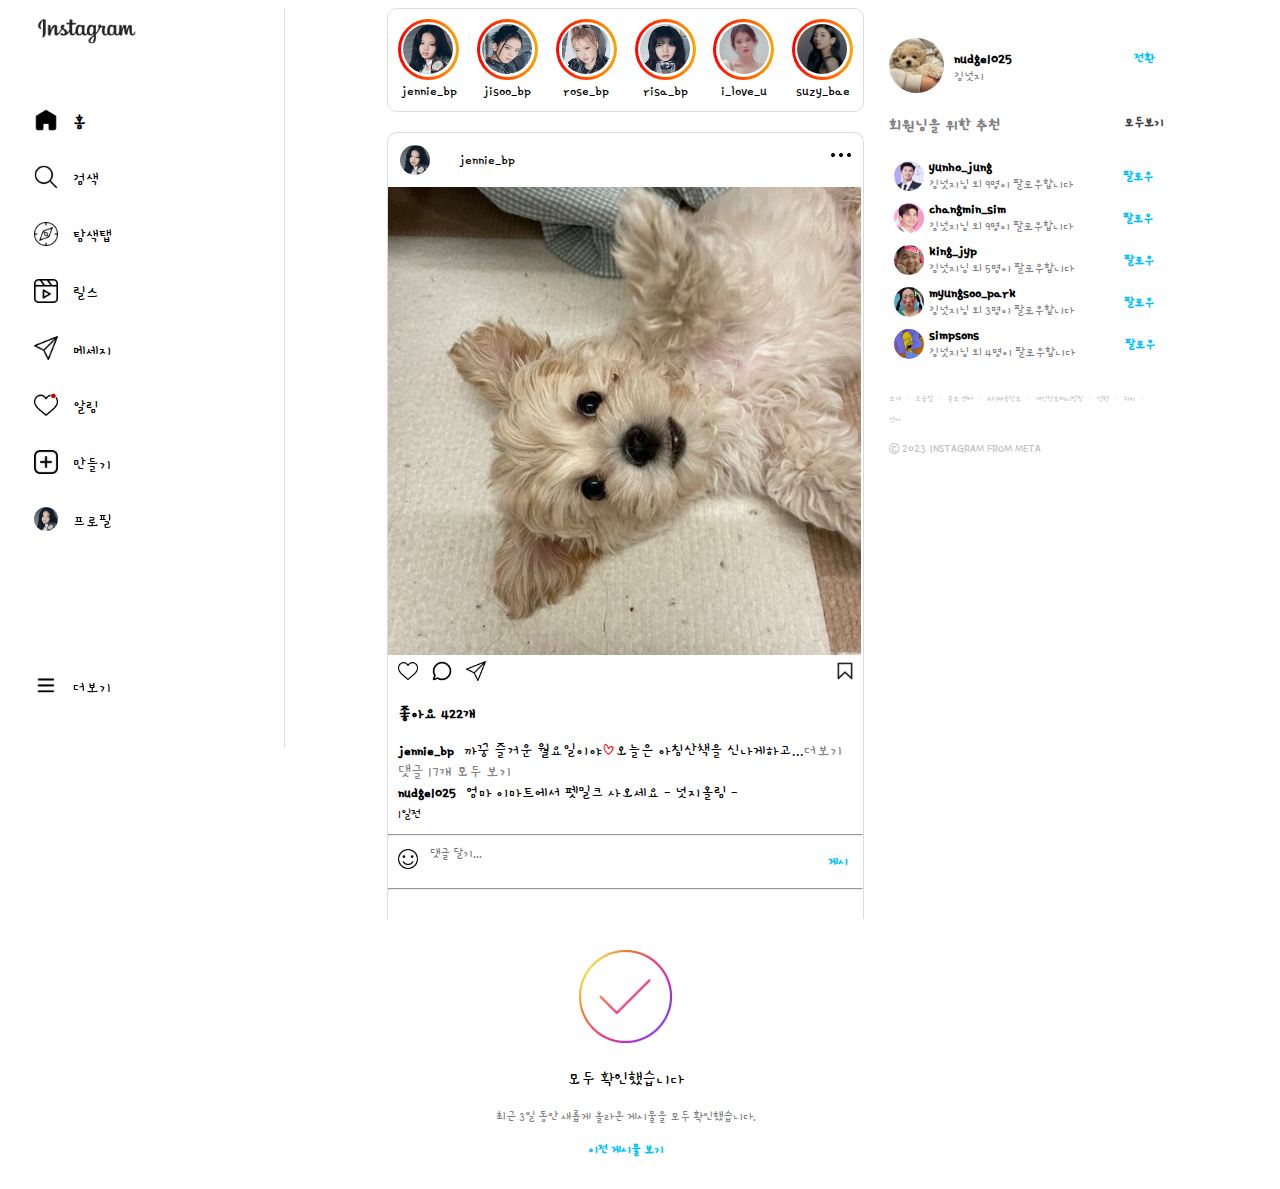
<file: index.html>
<!DOCTYPE html>
<html lang="ko">
  <head>
    <link rel="preconnect" href="https://fonts.googleapis.com" />
    <link rel="preconnect" href="https://fonts.gstatic.com" crossorigin />
    <link
      href="https://fonts.googleapis.com/css2?family=Gamja+Flower&display=swap"
      rel="stylesheet"
    />
    <meta charset="UTF-8" />
    <meta http-equiv="X-UA-Compatible" content="IE=edge" />
    <meta name="viewport" content="width=device-width, initial-scale=1.0" />
    <link rel="stylesheet" href="instagram.css" />
    <title>instagram</title>
  </head>

  <body>
    <div id="container">
      <div id="nav">
        <img
          style="margin: 10px 0px 50px 0px"
          src="image/instalogo.PNG"
          width="103px;"
          height="28px;"
        />
        <div class="nav-bar">
          <img src="image/home.png" />
          <p><b>홈</b></p>
        </div>
        <div class="nav-bar">
          <img src="image/find.png" />
          <p>검색</p>
        </div>
        <div class="nav-bar">
          <img src="image/navigation.png" />
          <p>탐색탭</p>
        </div>
        <div class="nav-bar">
          <img src="image/video.png" />
          <p>릴스</p>
        </div>
        <div class="nav-bar">
          <img src="image/message.png" />
          <p>메세지</p>
        </div>
        <div class="nav-bar">
          <img src="image/heart.png" />
          <p>알림</p>
        </div>
        <div class="nav-bar">
          <img src="image/plus.png" />
          <p>만들기</p>
        </div>
        <div class="nav-bar">
          <img style="border-radius: 70%" src="image/jennie.PNG" />
          <p>프로필</p>
        </div>
        <div class="nav-bar">
          <img style="margin-top: 120px" src="image/all.png" />
          <p style="margin-top: 125px">더보기</p>
        </div>
      </div>

      <div id="main">
        <div class="story">
          <div class="story-id">
            <div class="story-pic">
              <img src="image/jennie.PNG" />
            </div>
            <div>
              <p>jennie_bp</p>
            </div>
          </div>
          <div class="story-id">
            <div class="story-pic">
              <img src="image/jisoo.PNG" />
            </div>
            <div>
              <p>jisoo_bp</p>
            </div>
          </div>
          <div class="story-id">
            <div class="story-pic">
              <img src="image/rose.PNG" />
            </div>
            <div>
              <p>rose_bp</p>
            </div>
          </div>
          <div class="story-id">
            <div class="story-pic">
              <img src="image/risa.PNG" />
            </div>
            <div>
              <p>risa_bp</p>
            </div>
          </div>
          <div class="story-id">
            <div class="story-pic">
              <img src="image/iu.PNG" />
            </div>
            <div>
              <p>i_love_u</p>
            </div>
          </div>
          <div class="story-id">
            <div class="story-pic">
              <img src="image/suji.png" />
            </div>
            <div>
              <p>suzy_bae</p>
            </div>
          </div>
        </div>

        <div class="feed">
          <div class="feed-top">
            <img
              style="border-radius: 70%"
              src="image/jennie.PNG"
              width="30px;"
              height="30px;"
            />
            <p>jennie_bp</p>
            <img
              style="margin-left: 300px"
              src="image/more.png"
              width="20px;"
              height="20px;"
            />
          </div>
          <div class="feed-main">
            <img src="image/nudge.jpg" width="473px" ; height="468px" />
          </div>
          <div class="feed-mainbar">
            <img src="image/heart2.png" />
            <img src="image/comment.png" />
            <img src="image/message.png" />
            <img style="margin-left: 345px" src="image/bookmark.PNG" />
          </div>

          <div class="feed-mainbottom">
            <p><b>좋아요 422개</b></p>

            <div class="feed-comment">
              <p><b>jennie_bp</b></p>
              <span
                >까꿍 즐거운 월요일이야<span style="color: red">♡</span> 오늘은
                아침산책을 신나게하고...</span
              >
              <p style="color: gray">더보기</p>
            </div>

            <p style="margin: 0px">
              <span style="color: gray">댓글 17개 모두 보기</span>
            </p>

            <div class="feed-comment">
              <p><b>nudge1025</b></p>
              <span>엄마 이마트에서 펫밀크 사오세요 - 넛지올림 -</span>
            </div>

            <span style="font-size: small">1일전</span>
          </div>

          <hr />
          <div style="display: flex">
            <img
              style="margin: 5px 10px"
              src="image/smlie.png"
              width="20px"
              height="20px"
            />
            <textarea
              aria-label="댓글 달기..."
              placeholder="댓글 달기..."
            ></textarea>
            <button class="comment-upload">게시</button>
          </div>
          <hr />
          <br />
        </div>
        <div class="final">
          <img src="image/allchecked.png" width="95px;" height="95px;" />
          <p style="font-size: large">모두 확인했습니다</p>
          <p style="color: grey; font-size: small">
            최근 3일 동안 새롭게 올라온 게시물을 모두 확인했습니다.
          </p>
          <button class="comment-upload">이전 게시물 보기</button>
        </div>
      </div>

      <div id="sidebar">
        <div class="other-id">
          <img
            style="border-radius: 70%"
            src="image/nudge2.PNG"
            width="55px"
            height="55px"
          />
          <div style="margin: 10px 100px 10px 10px">
            <p><b>nudge1025</b></p>
            <p style="color: gray">김넛지</p>
          </div>
          <p>전환</p>
        </div>

        <div class="recommand">
          <div class="recommand-hello">
            <span style="color: gray"><b>회원님을 위한 추천</b></span>
            <span><b>모두보기</b></span>
          </div>
          <div class="other-id">
            <img src="image/younho.PNG" />
            <div>
              <p><b>yunho_jung</b></p>
              <p>김넛지님 외 9명이 팔로우합니다</p>
            </div>
            <p>팔로우</p>
          </div>
          <div class="other-id">
            <img src="image/changmin.PNG" />
            <div>
              <p><b>changmin_sim</b></p>
              <p>김넛지님 외 9명이 팔로우합니다</p>
            </div>
            <p>팔로우</p>
          </div>
          <div class="other-id">
            <img src="image/jpy.jpg" />
            <div>
              <p><b>king_jyp</b></p>
              <p>김넛지님 외 5명이 팔로우합니다</p>
            </div>
            <p>팔로우</p>
          </div>
          <div class="other-id">
            <img src="image/pms.PNG" />
            <div>
              <p><b>myungsoo_park</b></p>
              <p>김넛지님 외 3명이 팔로우합니다</p>
            </div>
            <p>팔로우</p>
          </div>
          <div class="other-id">
            <img src="image/simpsons.PNG" />
            <div>
              <p><b>simpsons</b></p>
              <p>김넛지님 외 4명이 팔로우합니다</p>
            </div>
            <p>팔로우</p>
          </div>
          <div class="information">
            <span>소개</span>
            <span>&middot;</span>
            <span>도움말</span>
            <span>&middot;</span>
            <span>홍보 센터</span>
            <span>&middot;</span>
            <span>API채용정보</span>
            <span>&middot;</span>
            <span>개인정보처리방침</span>
            <span>&middot;</span>
            <span>약관</span>
            <span>&middot;</span>
            <span>위치</span>
            <span>&middot;</span>
            <span>언어</span>

            <p>© 2023 INSTAGRAM FROM META</p>
          </div>
        </div>
      </div>
    </div>
  </body>
</html>
</file>
<file: instagram.css>
body {
  font-family: "Gamja Flower", cursive;
}
#container {
  height: 900px;
  display: flex;
}
/* 구역1 ---------------------------------------*/
#nav {
  display: flex;
  flex-direction: column;
  width: 250px;
  height: 740px;
  margin-left: 2%;
  border-right: 1px solid#DCDCDC;
  background-color: #fff;
  position: fixed;
}

#nav:hover {
  cursor: pointer;
}
.nav-bar {
  display: flex;
  text-align: center;
}

.nav-bar > img:hover {
  transform: scale(1.1);
}

.nav-bar > img {
  width: 24px;
  height: 24px;
  margin-top: 12px;
  margin-right: 15px;
}

.nav-bar > p {
  margin-bottom: 20px;
}

ul {
  list-style: none;
}

/* 구역2-------------------------------------- */
#main {
  margin-left: 30%;
  margin-right: 2%;
}

.story-id > div > img,
.story-id > div > p:hover,
.feed > div > img,
.feed > div > p:hover,
.feed > div > div > p:hover {
  cursor: pointer;
}

.story {
  display: flex;
  justify-content: space-between;
  border: 1px solid #dcdcdc;
  border-radius: 10px/10px;
  padding: 10px;
  margin-bottom: 20px;
}

.story-id {
  display: flex;
  flex-direction: column;
}

.story-id > div > p {
  margin: 0px;
  text-align: center;
}

.story-pic {
  width: 55px;
  height: 55px;
  border: 3px solid transparent;
  border-radius: 50%;
  background-image: linear-gradient(#fff, #fff),
    linear-gradient(to right, red 0%, orange 100%);
  background-origin: border-box;
  background-clip: content-box, border-box;
}

.story-pic > img {
  width: 50px;
  height: 50px;
  border-radius: 70%;
  margin: 2.2px;
}

.feed {
  border-top: 1px solid #dcdcdc;
  border-left: 1px solid #dcdcdc;
  border-right: 1px solid #dcdcdc;
  border-top-left-radius: 10px;
  border-top-right-radius: 10px;
}
.feed-top {
  display: flex;
  justify-content: space-between;
}

.feed-top > img {
  margin: 12px;
}

.feed-top > img:nth-child(3):hover {
  opacity: 0.5;
}

.feed-mainbar > img {
  width: 20px;
  height: 20px;
  margin-left: 10px;
}

.feed-mainbar > img:hover {
  opacity: 0.5;
}

.feed-mainbottom {
  margin: 10px;
}

.feed-comment {
  display: flex;
}

.feed-comment > p {
  margin-top: 0px;
  margin-bottom: 0px;
  margin-right: 10px;
}

.feed-comment > span {
  justify-content: center;
  align-items: center;
  display: flex;
}

textarea {
  width: 390px;
  border: none;
  resize: none;
  font-family: "Gamja Flower", cursive;
}
textarea:focus {
  outline: none;
}

.comment-upload {
  border: none;
  background-color: #fff;
  color: #00bfff;
  font-family: "Gamja Flower", cursive;
  font-weight: bold;
}

.comment-upload:hover {
  color: #000080;
}

.final {
  padding: 30px;
  text-align: center;
}

/* 구역3-------------------------------------- */

#sidebar {
  margin-top: 30px;
  width: 275px;
}

.other-id > img,
.other-id > div > p:nth-child(1) {
  cursor: pointer;
}

.recommand-hello {
  display: flex;
  justify-content: space-between;
  margin-top: 20px;
  margin-bottom: 20px;
}

.recommand-hello > span:nth-child(2) {
  color: #3c3c3c;
  font-size: small;
}
.recommand-hello > span:nth-child(2):hover {
  color: darkgray;
  cursor: pointer;
}

.other-id {
  display: flex;
}

.recommand > .other-id > img {
  width: 30px;
  height: 30px;
  border-radius: 70%;
  margin: 5px;
}

.other-id > div > p {
  margin: 0px;
}

.other-id > div > p:nth-child(2) {
  color: grey;
  font-size: small;
  margin-right: 50px;
}

.other-id > p {
  color: #00bfff;
  font-weight: bold;
  font-size: small;
}

.other-id > p:hover {
  color: #000080;
  cursor: pointer;
}

.information {
  width: 265px;
  margin-top: 20px;
}
.information > span {
  color: #c0c0c0;
  font-size: 8px;
}
.information > p {
  color: #c0c0c0;
  font-size: small;
}

.information > span:nth-child(2n + 1):hover {
  text-decoration: underline;
  cursor: pointer;
}
</file>
